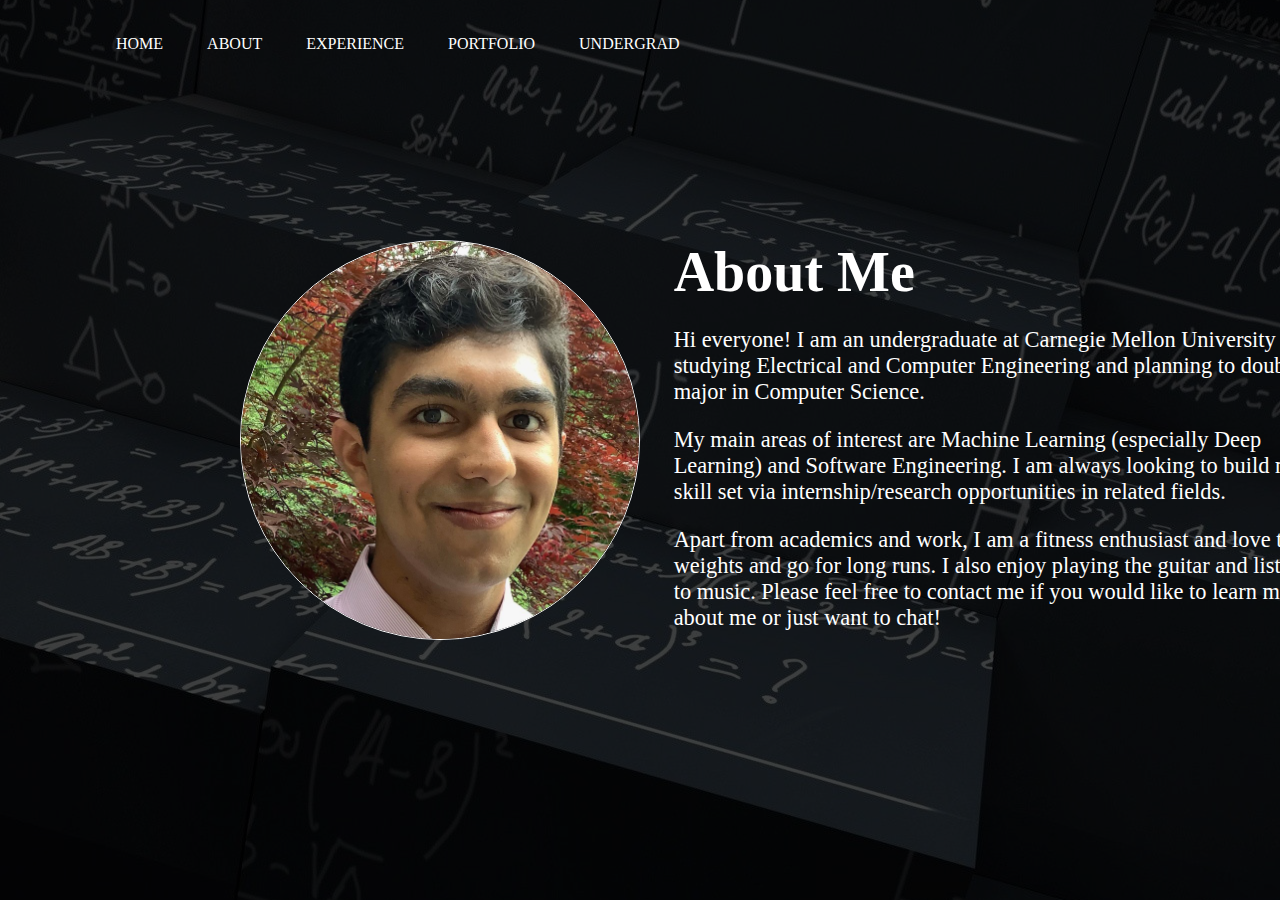
<file: about_me.html>
<html>
    <head>
        <title>
            About Me
        </title>
        <link rel = "stylesheet" href = "style.css">
    </head>
    <body>
        <div class = "banner">
            <div class = "navbar">
                <ul>
                    <li><a href = "./index.html"> Home </a> </li>
                    <li><a href = "#"> About </a> </li>
                    <li><a href = "./work.html"> Experience </a> </li>
                    <li><a href = "./portfolio.html"> Portfolio </a> </li>
                    <li><a href = "./undergrad.html"> Undergrad </a> </li>
                </ul>
            </div>
        </div>
        <div id="about">
            <div class = "container">
                <div class = "about-col">
                    <img src="images/profile_pic.jpeg">
                    <h1 class = "sub-title">About Me</h1>
                    <p> Hi everyone! I am an undergraduate at Carnegie Mellon University 
                        studying Electrical and Computer Engineering and planning to double 
                        major in Computer Science. </p>
                    <p> My main areas of interest are Machine Learning (especially Deep Learning) 
                        and Software Engineering. I am always looking to build my skill set via 
                        internship/research opportunities in related fields. </p>
                    <p>  Apart from academics and work, I am a fitness enthusiast and love to lift 
                        weights and go for long runs. I also enjoy playing the guitar and listening 
                        to music. Please feel free to contact me if you would like to learn more about 
                        me or just want to chat! </p>
                </div>
            
        </div>

    </body>
</html>
</file>
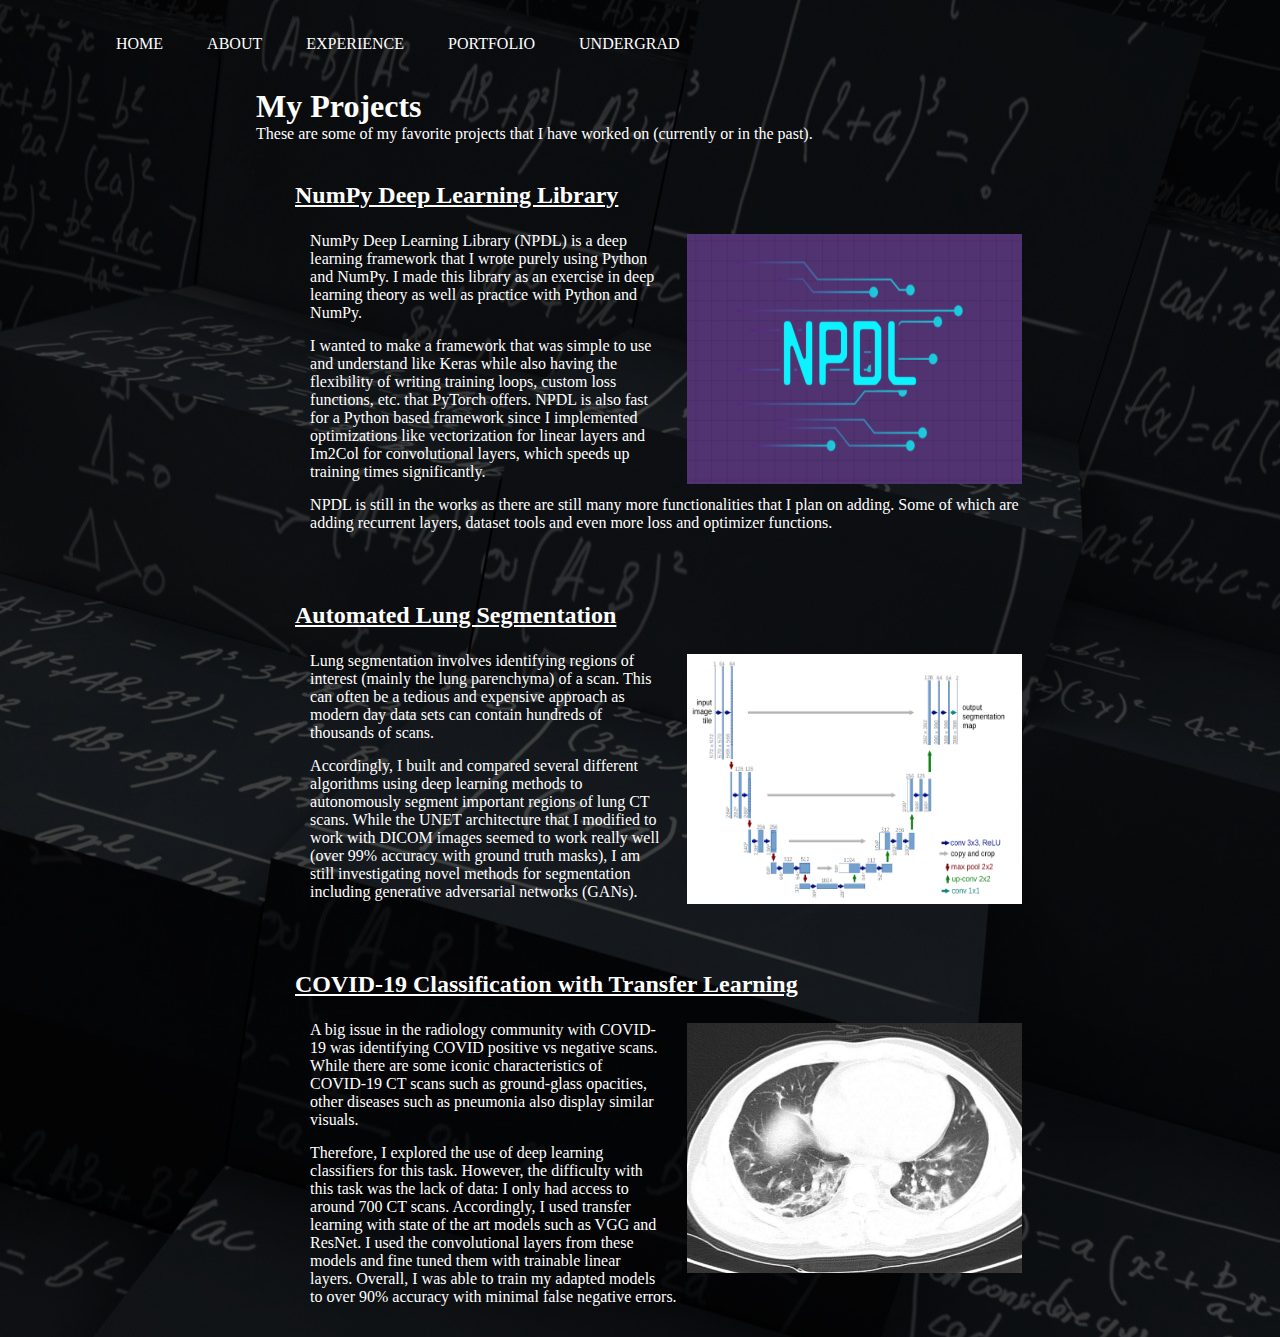
<file: portfolio.html>
<html>
    <head>
        <title>
            My Projects
        </title>
        <link rel = "stylesheet" href = "style.css">
    </head>
    <body>
        <div class = "banner">
            <div class = "navbar">
                <ul>
                    <li><a href = "./index.html"> Home </a> </li>
                    <li><a href = "./about_me.html"> About </a> </li>
                    <li><a href = "./work.html"> Experience </a> </li>
                    <li><a href = "#"> Portfolio </a> </li>
                    <li><a href = "./undergrad.html"> Undergrad </a> </li>
                </ul>
            </div>
        </div>
        <div class="projects">
            <h1> My Projects </h1>
            <p> These are some of my favorite projects that I have worked on (currently or in the past). </p>
            
            <div class="project"> 
                <a target="_blank" href="https://github.com/raunak-sood2003/Numpy-Deep-Learning-Library"><h2> NumPy Deep Learning Library </h2> </a>
                <img src="images/npdl_logo.png" width = "350" height="250">
                <p> NumPy Deep Learning Library (NPDL) is a deep learning framework that I wrote purely using Python 
                    and NumPy. I made this library as an exercise in deep learning theory as well as practice with Python and NumPy. </p>
                <p> I wanted to make a framework that was simple to use and understand like Keras while also having the flexibility of 
                    writing training loops, custom loss functions, etc. that PyTorch offers. NPDL is also fast for a Python based framework 
                    since I implemented optimizations like vectorization for linear layers and Im2Col for convolutional layers, which speeds 
                    up training times significantly. </p>
                <p> NPDL is still in the works as there are still many more functionalities that I plan on adding. Some of which are adding recurrent 
                    layers, dataset tools and even more loss and optimizer functions. </p>
            </div>
            
            <div class="project"> 
                <a target="_blank" href="https://github.com/raunak-sood2003/Automated-Lung-Segmentation"> <h2> Automated Lung Segmentation </h2> </a>
                <img src="images/unet.png" width = "350" height="250">
                <p> Lung segmentation involves identifying regions of interest (mainly the lung parenchyma) of a scan. This can often be a tedious and 
                    expensive approach as modern day data sets can contain hundreds of thousands of scans. </p>
                <p> Accordingly, I built and compared several different algorithms using deep learning methods to autonomously segment important regions 
                    of lung CT scans. While the UNET architecture that I modified to work with DICOM images seemed to work really well (over 99% accuracy 
                    with ground truth masks), I am still investigating novel methods for segmentation including generative adversarial networks (GANs).
                </p>
            </div>

            <div class="project"> 
                <a target="_blank" href="https://github.com/raunak-sood2003/COVID-19-Classification"> <h2> COVID-19 Classification with Transfer Learning </h2> </a>
                <img src="images/covid.png" width = "350" height="250">

                <p> A big issue in the radiology community with COVID-19 was identifying COVID positive vs negative scans. While there are some iconic characteristics 
                    of COVID-19 CT scans such as ground-glass opacities, other diseases such as pneumonia also display similar visuals.  </p>
                <p> Therefore, I explored the use of deep learning classifiers for this task. However, the difficulty with this task was the lack of data: I only had 
                    access to around 700 CT scans. Accordingly, I used transfer learning with state of the art models such as VGG and ResNet. I used the convolutional 
                    layers from these models and fine tuned them with trainable linear layers. Overall, I was able to train my adapted models to over 90% accuracy with minimal 
                    false negative errors.  </p>
            </div>

        </div>
        
    </body>
</html>
</file>
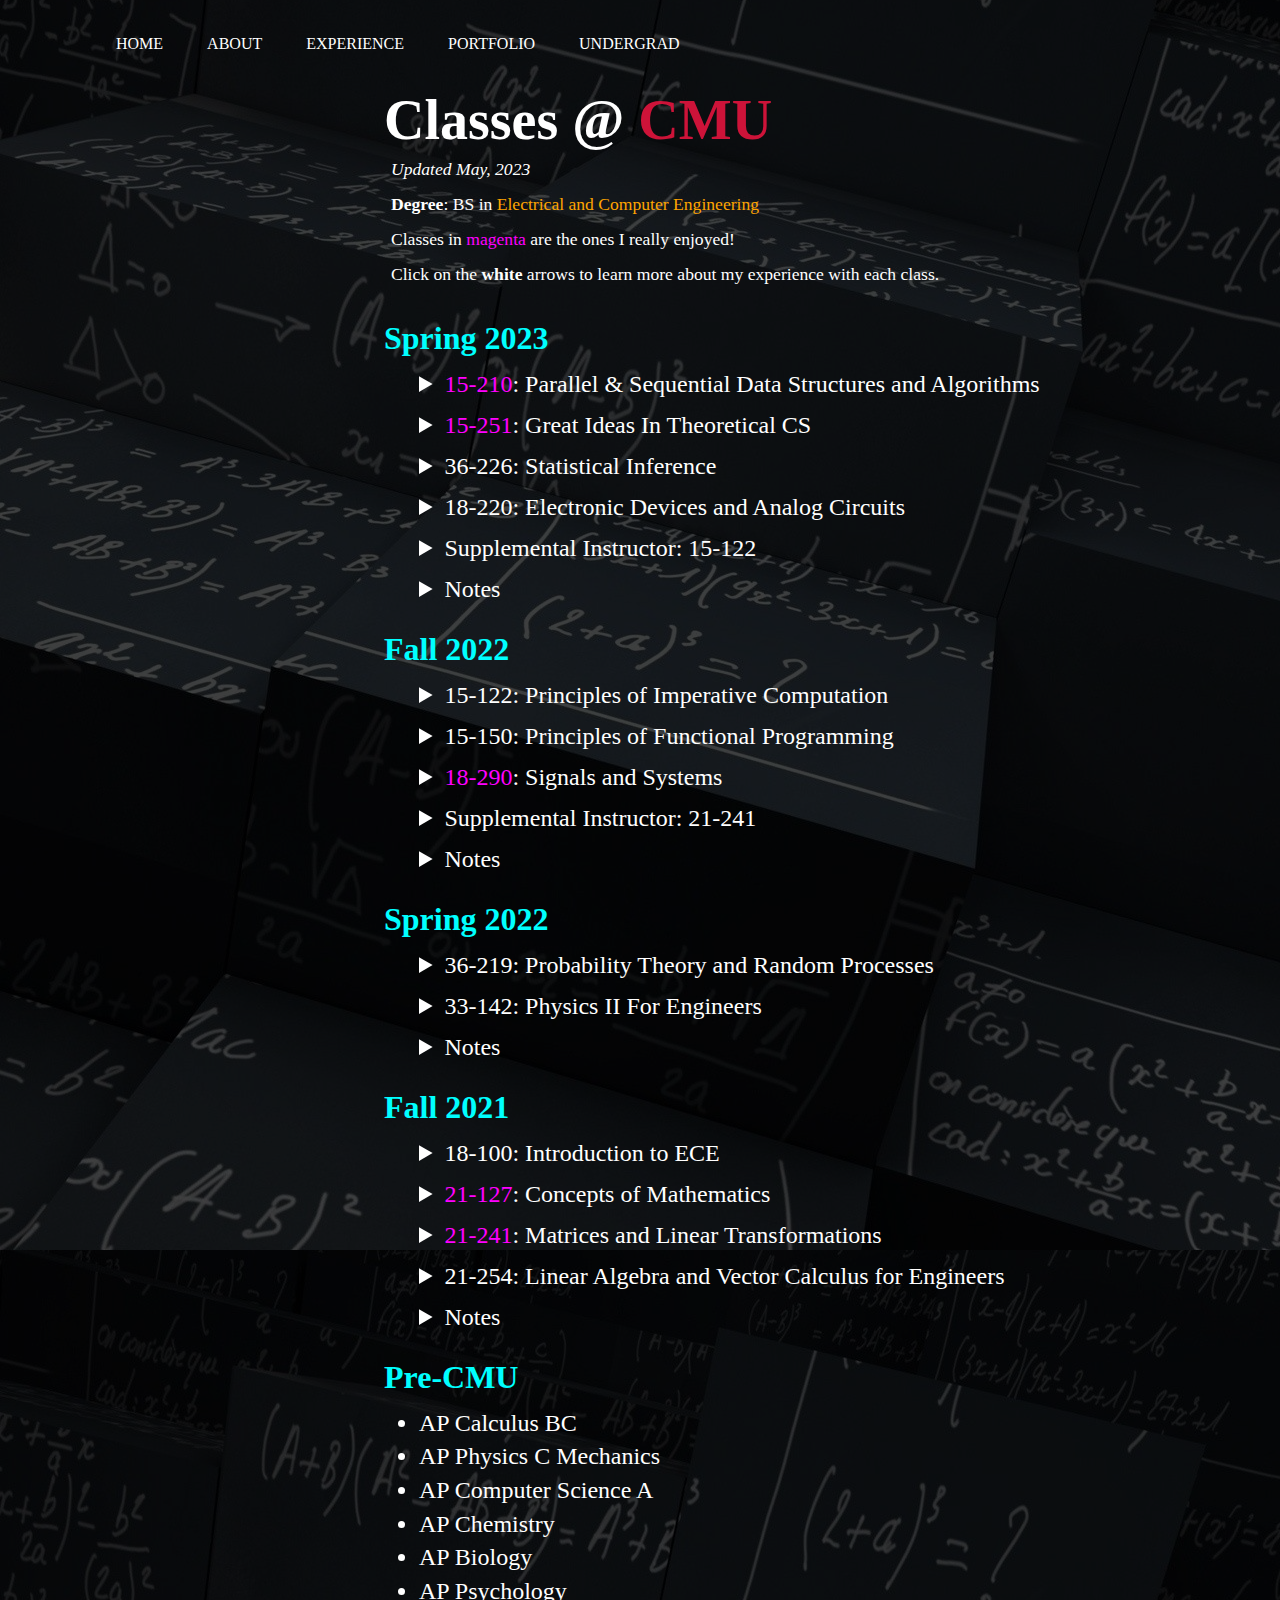
<file: undergrad.html>
<html>
    <head>
        <title>
            My Classes
        </title>
        <link rel = "stylesheet" href = "style.css">
    </head>
    <body>
        <div class = "banner">
            <div class = "navbar">
                <ul>
                    <li><a href = "./index.html"> Home </a> </li>
                    <li><a href = "./about_me.html"> About </a> </li>
                    <li><a href = "./work.html"> Experience </a> </li>
                    <li><a href = "./portfolio.html"> Portfolio </a> </li>
                    <li><a href = "#"> Undergrad </a> </li>
                </ul>
            </div>

            <div class="classes">
                <h1> Classes @ <mark class="red">CMU</mark> </h1>
                <p> <em>Updated May, 2023</em> </p>
                <p> <b>Degree</b>: BS in <FONT COLOR="orange">Electrical and Computer Engineering</FONT> </p>
                <p> Classes in <FONT COLOR="magenta">magenta</FONT> are the ones I really enjoyed!</p>
                <p> Click on the <b>white</b> arrows to learn more about my experience with each class. </p>
                <!-- Spring 2023 -->
                <h4> <FONT COLOR="cyan">Spring 2023</FONT> </h4>
                <details>
                    <summary> <FONT COLOR="magenta">15-210</FONT>: Parallel & Sequential Data Structures and Algorithms</summary>
                    <ul>
                        <li> One of my favorite classes at CMU. I love data structures and algorithms 
                             and this class had exactly what I was looking for. It builds on the data 
                             structures from 122 but also has significantly more emphasis on algorithm design. 
                             I just found the theory and proofs remarkable; enough said! 
                        </li>
                        <li>
                            This class uses SML (functional programming language) from 150, so make sure 
                            to brush up on that.
                        </li>
                        <li>
                            Warning: this class has notoriously difficult homework and exams; for many of the 
                            programming assignments, you will need to use OH extensively, so don't be afraid to go. 
                            Also, if you do poorly on an exam, don't be hard on yourself: almost everyone else is in 
                            the same boat. The best way to prepare for the exams is to go back to problems and algorithms 
                            you have seen in the lectures/notes/homework and think about how to slightly modify them to 
                            solve a different problem. 
                        </li>
                    </ul>
                </details>
                <details>
                    <summary> <FONT COLOR="magenta">15-251</FONT>: Great Ideas In Theoretical CS</summary>
                    <ul>
                        <li>
                            One of the best classes at CMU. The lectures covered mind-blowing topics in theoretical CS; 
                            I don't think there was one day this semester where I wasn't in awe at how amazing CS is. 
                            The way the course was structured as well as the fantastic teaching was also a huge plus. 
                            Overall, a must take class!
                        </li>
                        <li>
                            Warning: this class has a very heavy course load and difficulty. Even if you are capable of handling 
                            a lot, it is worth dedicating a lot of time to this class; it will only help you appreciate the material even more!
                        </li>
                    </ul>
                </details>
                <details>
                    <summary> 36-226: Statistical Inference</summary>
                    <ul>
                        <li>
                            I felt like this was one of the more important and underrated classes at CMU. This class builds upon an intro to 
                            probability class and covers methods of estimation and inference. I would strongly recommend taking this class if 
                            you want to pursue anything in data science/ML. Reading ML papers and research became so much easier after taking this class.
                        </li>
                    </ul>
                </details>
                <details>
                    <summary> 18-220: Electronic Devices and Analog Circuits</summary>
                    <ul>
                        <li>
                            I'm not much of a hardware guy, but learning about basic circuit elements is important for all things ECE; it was pretty 
                            interesting learning about various circuit elements and how they work.
                        </li>
                    </ul>
                </details>
                <details>    
                    <summary> Supplemental Instructor: 15-122 </summary>
                    <ul>
                        <li>
                            I taught weekly reviews sessions and exam prep for this class.
                        </li>
                        <li>
                            I am really interested in DSA, so I enjoyed teaching this to other students.
                        </li>
                        <li>
                            It's very rewarding because I get to deepen my understanding from when I took this class in the fall.
                        </li>
                    </ul>
                </details>
                <details>
                    <summary> Notes </summary>
                    <ul>
                        <li>
                            This was definitely one of the harder semesters I have had so far at CMU. Generally, I wouldn't recommend taking 210 and 251 
                            together because they are both so heavy. But, I really wanted to finish the CS cores sooner so I could take higher level classes sooner.
                        </li>
                    </ul>
                </details>
                    
                <!-- Fall 2022 -->
                <h4> <FONT COLOR="cyan">Fall 2022</FONT> </h4>
                <details>
                    <summary> 15-122: Principles of Imperative Computation</summary>
                    <ul>
                        <li>
                            This class is split into three main parts: deliberate programming, data structures and C programming
                        </li>
                        <li>
                            It can be pretty weird at first since you have to formally prove the correctness and safety of your code; however, 
                            this makes you much better at writing code correctly the first time and you make less errors in general.
                        </li>
                        <li>
                            My favorite part of this class was learning about various data structures and how they are implemented.
                        </li>
                    </ul>
                </details>
                <details>
                    <summary> 15-150: Principles of Functional Programming</summary>
                    <ul>
                        <li>
                            My first impression of this class was “Why do I need to know any of this?”. But, I realized that writing code in a 
                            functional way is much cleaner and more efficient, especially if you are interested in parallel programming. 
                        </li>
                        <li>
                            It really changed the way I thought about programming, and I use many of the ideas in this class in non school-related programming.
                        </li>
                        <li>
                            Plus, the homework assignments were really fun puzzle-like problems, which I really enjoyed.
                        </li>
                    </ul>
                </details>
                <details>
                    <summary> <FONT COLOR="magenta">18-290</FONT>: Signals and Systems</summary>
                    <ul>
                        <li>
                            This class really made me love being an ECE major. Signal processing is a fascinating field (backed by some really cool math) and has so 
                            many applications in machine learning, finance, medicine and much more.
                        </li>
                        <li>
                            I would recommend taking this class even if you aren't an ECE major because most technical disciplines deal with signals in some shape or form.
                        </li>
                    </ul>
                </details>
                <details>
                    <summary> Supplemental Instructor: 21-241 </summary>
                    <ul>
                        <li>
                            Linear algebra is one of my favorite math topics, so I thought it
                            would be fun to teach this for a semester.
                        </li>
                    </ul>
                </details>

                <details>
                    <summary> Notes </summary>
                    <ul>
                        <li>
                            Many people (including advisors) will tell you not to take 122 and 150 together because both classes are very programming intensive. 
                            In my opinion, I found it very insightful taking them together because they show you how to approach similar problems in two very 
                            different ways. For example, both classes cover BSTs, but the approach to BST implementation and algorithms were so different in the two classes.
                        </li>
                    </ul>
                </details>
            
                <!-- Spring 2022 -->
                <h4> <FONT COLOR="cyan">Spring 2022</FONT> </h4>
                <details>
                    <summary> 36-219: Probability Theory and Random Processes</summary>
                    <ul>
                        <li>
                            This class introduces probability concepts that are crucial in both ECE and CS.
                        </li>
                        <li>
                            The homeworks and exams are very challenging, but I highly recommend taking this class early as concepts like probability distributions 
                            and expected value come up a lot in later classes (15-251, 15-210, 18-290…)
                        </li>
                    </ul>
                </details>
                <details>
                    <summary> 33-142: Physics II For Engineers</summary>
                    <ul>
                        <li>
                            I loved this class! It introduced electricity and magnetism which are fascinating fields of Physics backed by beautiful mathematical equations.
                        </li>
                    </ul>
                </details>
                <details>
                    <summary> Notes </summary>
                    <ul>
                        <li>
                            This semester was pretty light as I didn't make it off the waitlist for many of the classes I wanted to get into.
                        </li>
                        <li>
                            I took three other classes which were just to fulfill miscellaneous requirements.
                        </li>
                    </ul>
                </details>
            
                <!-- Fall 2021 -->
                <h4> <FONT COLOR="cyan">Fall 2021</FONT> </h4>
                <details>
                    <summary> 18-100: Introduction to ECE</summary>
                    <ul>
                        <li>
                            This class was a fast paced introduction to ECE. I found it difficult in the beginning because I had no exposure to circuits, 
                            but the TAs and Profs understand this and are really helpful.
                        </li>
                    </ul>
                </details>
                <details>
                    <summary> <FONT COLOR="magenta">21-127</FONT>: Concepts of Mathematics</summary>
                    <ul>
                        <li>
                            This is the first class in discrete math you will take as an ECE/CS major. If you have no exposure to proof writing 
                            and abstract math topics (like me), it can be pretty challenging initially.
                        </li>
                        <li>
                            What really helped me was redoing proofs from class and understanding their structure and the techniques used rather than memorizing them.
                        </li>
                    </ul>
                </details>
                <details>
                    <summary> <FONT COLOR="magenta">21-241</FONT>: Matrices and Linear Transformations</summary>
                    <ul>
                        <li>
                            I really enjoyed this class because I find linear algebra fascinating and could really appreciate the proofs since I was taking Concepts at the same time.
                        </li>
                        <li>
                            Warning: some teachers will focus a lot more on proofs/theory than others, so I would recommend taking Concepts before this class.
                        </li>
                    </ul>
                </details>
                <details>
                    <summary> 21-254: Linear Algebra and Vector Calculus for Engineers</summary>
                    <ul>
                        <li>
                            This class was pretty interesting since it rapidly covers both linear algebra and 3D Calculus.
                        </li>
                        <li>
                            In hindsight, I would have probably taken 21-259 (Calculus 3) instead since I already took 21-241; also, 259 covers calculus 3 topics in more detail.
                        </li>
                    </ul>
                </details>
                <details>
                    <summary> Notes </summary>
                    <ul>
                        <li>
                            I know, taking 4 technical classes in the first semester seems insane, but it wasn't as bad as it sounds (I also love math, so take it with a grain of salt).
                        </li>
                        <li>
                            I would recommend taking 127 (or equivalent) first semester because it opens up a lot of great classes that you take after.
                        </li>
                    </ul>
                </details>

                <h4> <FONT COLOR="cyan">Pre-CMU</FONT> </h4>
                <ul id="preCMU">
                    <li> AP Calculus BC </li>
                    <li> AP Physics C Mechanics </li>
                    <li> AP Computer Science A </li>
                    <li> AP Chemistry </li>
                    <li> AP Biology </li>
                    <li> AP Psychology</li>
                </ul>

            </div>
            
        </div>
    </body>
</html>
</file>
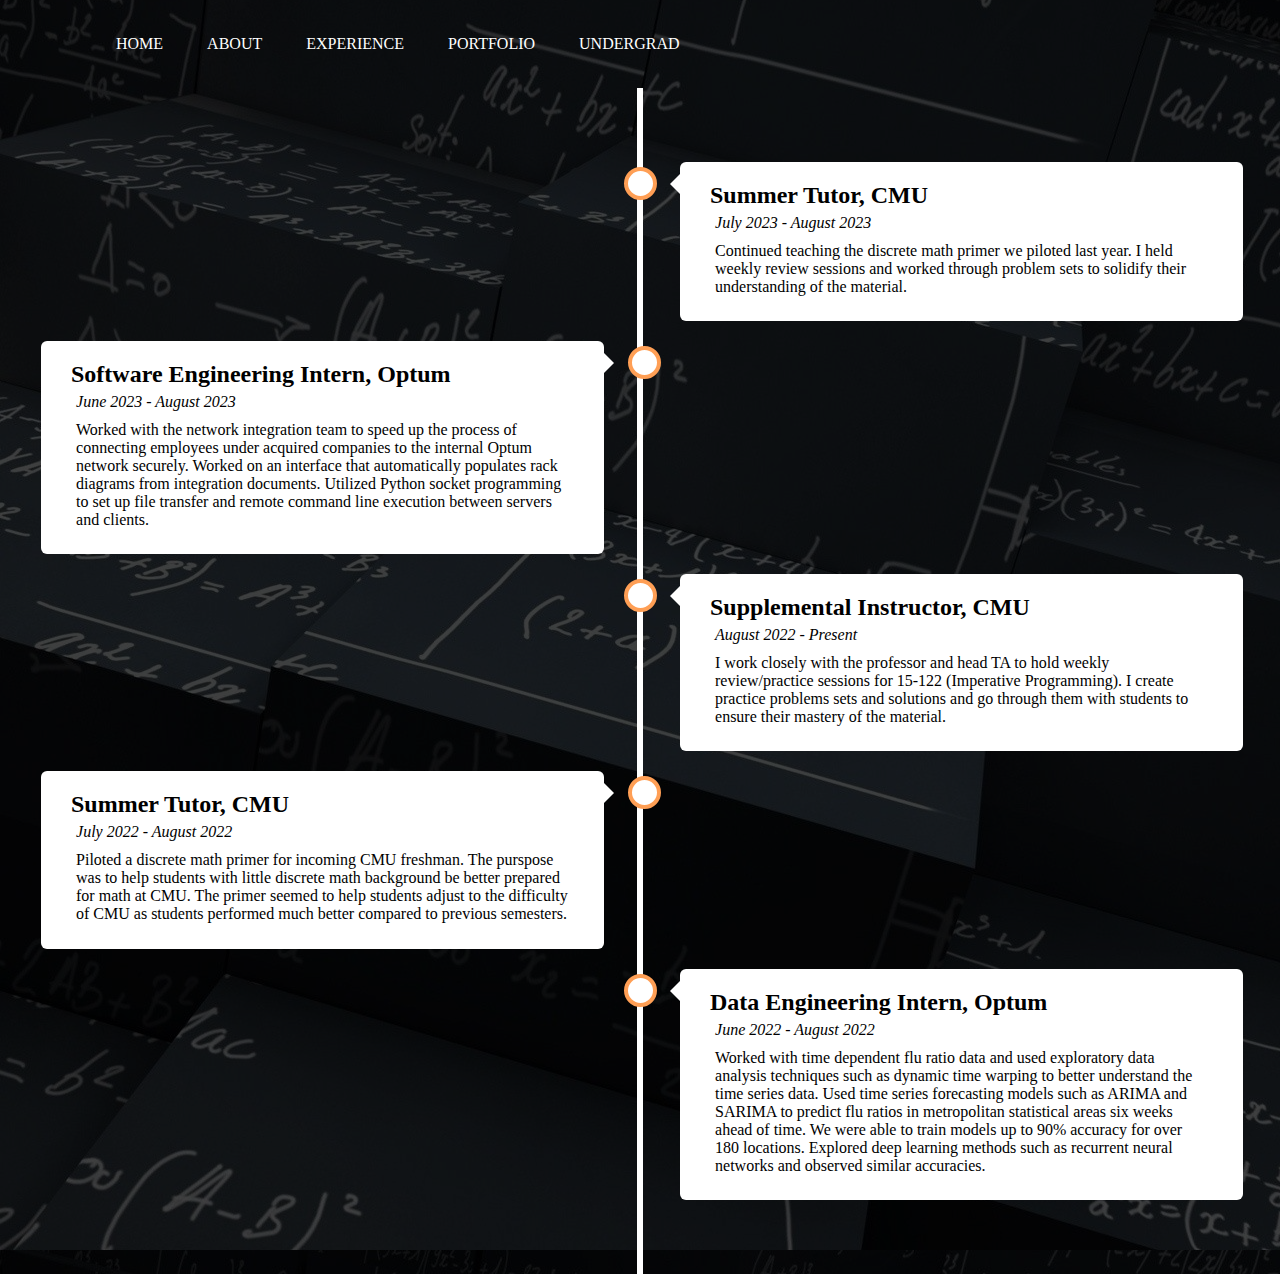
<file: work.html>
<html>
    <head>
        <title>
            My Experience
        </title>
        <link rel = "stylesheet" href = "style.css">
    </head>
    <body>
        <div class = "banner">
            <div class = "navbar">
                <ul>
                    <li><a href = "./index.html"> Home </a> </li>
                    <li><a href = "./about_me.html"> About </a> </li>
                    <li><a href = "#"> Experience </a> </li>
                    <li><a href = "./portfolio.html"> Portfolio </a> </li>
                    <li><a href = "./undergrad.html"> Undergrad </a> </li>
                </ul>
            </div>
        </div>

        <div class="timeline">
            <div class="container_timeline right">
                <div class="content_timeline">
                  <h2>Summer Tutor, CMU </h2>
                  <p> <i>July 2023 - August 2023</i> </p>
                  <p> Continued teaching the discrete math primer we piloted last year. I held weekly review sessions and 
                    worked through problem sets to solidify their understanding of the material. </p>
                </div>
            </div>
            <div class="container_timeline left">
              <div class="content_timeline">
                <h2>Software Engineering Intern, Optum</h2>
                <p> <i>June 2023 - August 2023</i></p>
                <p> Worked with the network integration team to speed up the process of connecting employees 
                    under acquired companies to the internal Optum network securely. Worked on an 
                    interface that automatically populates rack diagrams from integration documents. Utilized 
                    Python socket programming to set up file transfer and remote command line execution 
                    between servers and clients. </p>
              </div>
            </div>
            <div class="container_timeline right">
              <div class="content_timeline">
                <h2>Supplemental Instructor, CMU </h2>
                <p> <i>August 2022 - Present</i> </p>
                <p> I work closely with the professor and head TA to hold weekly review/practice sessions for 15-122 (Imperative Programming). 
                    I create practice problems sets and solutions and go through them with students to ensure their mastery of the material. </p>
              </div>
            </div>
            <div class="container_timeline left">
                <div class="content_timeline">
                    <h2>Summer Tutor, CMU </h2>
                    <p> <i>July 2022 - August 2022</i> </p>
                    <p> Piloted a discrete math primer for incoming CMU freshman. The purspose was to help students with little discrete math background 
                        be better prepared for math at CMU. The primer seemed to help students adjust to the difficulty of CMU as students performed much 
                        better compared to previous semesters. </p>
                </div>
            </div>
            <div class="container_timeline right">
                <div class="content_timeline">
                  <h2> Data Engineering Intern, Optum </h2>
                  <p> <i>June 2022 - August 2022</i> </p>
                  <p>  Worked with time dependent flu ratio data and used exploratory data analysis techniques such as dynamic time warping to 
                    better understand the time series data. Used time series forecasting models such as ARIMA and SARIMA to predict flu ratios in 
                    metropolitan statistical areas six weeks ahead of time. We were able to train models up to 90% accuracy for over 180 locations.
                    Explored deep learning methods such as recurrent neural networks and observed similar accuracies. </p>
                </div>
            </div>
        </div>
    
    </body>
</html>
</file>
<file: style.css>
*{
    margin : 0;
    padding : 0;
    font-family : sans_serif;
}

html{
    scroll-behavior: smooth;
}

body{
    width : 100%;
    height : 100vh;
    background-image: 
        linear-gradient(rgba(0, 0, 0, 0.75), rgba(0, 0, 0, 0.75)),
        url(images/background.jpg);
    background-size : auto;
    background-position: center;
}

.navbar{
    width : 85%;
    margin : auto;
    padding : 35px 0;
    display : flex;
    align-items : center;
    justify-content : space-between;
}
.navbar ul li{
    list-style: none;
    display : inline-block;
    margin : 0 20px;
    position: relative;
}
.navbar ul li a{
    text-decoration: none;
    color : #fff;
    text-transform : uppercase;
}
.navbar ul li::after{
    content: '';
    height: 3px;
    width: 0;
    background: #009688;
    position: absolute;
    left : 0;
    bottom : -10px;
    transition : 0.5s;
}
.navbar ul li:hover::after{
    width : 100%
}
.content{
    width: 73%;
    padding-top: 15%;
    padding-left: 15%;
    text-align:lefts;
    color : #fff;
    white-space: nowrap;
}
.content h1{
    font-size : 6.5em;
}
.content p{
    margin : 20px auto;
    font-size: 2.0em;
    font-weight : 100;
    line-height : 25px;
}

.socials{
    padding-left: 25%;
    padding-top: 1%;
}
.social{
    color : #fff;
    transition: color 0.2s;
    margin : 0 10px;
    text-decoration: none;
}
.social:hover{
    color : #aaa;
}
ion-icon {
    font-size: 32px;
  }
mark.blue{
    color:#009688;
    background:none;
}
mark.red{
    color:rgba(220, 20, 60, 0.932);
    background:none;
}

/* about section */

#about{
    padding: 120px 100px;
}

.about-col img{
    width: 400px;
    float: left;
    border: 1px solid #fff;
    border-radius: 50%;
    margin-right: 3%;

}

.about-col{
    color : #fff;
    font-size : 3.5em;
    width: 1250px;
    padding-left: 13%;
    padding-top: 3%;
}

.about-col h1{
    font-size : 1.0em;
    padding-bottom: 1%;
}

.about-col p {
    font-size : 0.4em;
    word-break: keep-all;
    padding: 1%;
}

/* Portfolio */

.projects{
    color: #fff;
    width: 800px;
    margin-left: 20%;
}
.project{
    padding: 3%;
}
.project img{
    float: right;
    margin: 10px;
    padding-left: 2%;
}
.project h1{
    font-size: 3.0em;
    padding: 1%;
}
.project h2{
    padding: 2%;
}
.project a{
    color: #fff;
}
.project p {
    font-size: 1.0em;
    text-align: left;
    padding: 1%;
    padding-left: 4%;
}

/* Classes section */

.classes{
    color: #fff;
    width: 700px;
    margin-left: 30%;
}
.classes h1{
    font-size: 3.5em;
    width: 700px;
}
.classes h4{
    font-size: 2.0em;
    padding-top: 4%;
}
.classes details{
    font-size: 1.5em;
    padding-left: 5%;
    padding-top: 2%;
}
.classes ul{
    padding-top: 1%;
    padding-left: 5%;
    font-size: 0.9em;
}
.classes ul li{
    padding-top: 1%;
}
.classes p{
    font-size: 1.1em;
    padding: 1%;
}
#preCMU{
    font-size: 1.5em;
}

/* Work experience */
* {
    box-sizing: border-box;
  }
  
  /* The actual timeline (the vertical ruler) */
  .timeline {
    position: relative;
    max-width: 1200px;
    margin: 0 auto;
    padding: 5%;
  }
  
  /* The actual timeline (the vertical ruler) */
  .timeline::after {
    content: '';
    position: absolute;
    width: 6px;
    background-color: white;
    top: 0;
    bottom: 0;
    left: 50%;
    margin-left: -3px;
  }
  
  /* Container around content */
  .container_timeline {
    padding: 10px 40px;
    position: relative;
    background-color: inherit;
    width: 60%;
  }
  
.container_timeline p{
    padding: 1%;
}

  /* The circles on the timeline */
  .container_timeline::after {
    content: '';
    position: absolute;
    width: 25px;
    height: 25px;
    right: -17px;
    background-color: white;
    border: 4px solid #FF9F55;
    top: 15px;
    border-radius: 50%;
    z-index: 1;
  }
  
  /* Place the container to the left */
  .left {
    left: -103;
  }
  
  /* Place the container to the right */
  .right {
    left: 50%;
  }
  
  /* Add arrows to the left container (pointing right) */
  .left::before {
    content: " ";
    height: 0;
    position: absolute;
    top: 22px;
    width: 0;
    z-index: 1;
    right: 30px;
    border: medium solid white;
    border-width: 10px 0 10px 10px;
    border-color: transparent transparent transparent white;
  }
  
  /* Add arrows to the right container (pointing left) */
  .right::before {
    content: " ";
    height: 0;
    position: absolute;
    top: 22px;
    width: 0;
    z-index: 1;
    left: 30px;
    border: medium solid white;
    border-width: 10px 10px 10px 0;
    border-color: transparent white transparent transparent;
  }
  
  /* Fix the circle for containers on the right side */
  .right::after {
    left: -16px;
  }
  
  /* The actual content */
  .content_timeline {
    padding: 20px 30px;
    background-color: white;
    position: relative;
    border-radius: 6px;
  }
  
  /* Media queries - Responsive timeline on screens less than 600px wide */
  @media screen and (max-width: 600px) {
  /* Place the timelime to the left */
    .timeline::after {
      left: 31px;
    }
  
  /* Full-width containers */
    .container_timeline {
      width: 100%;
      padding-left: 70px;
      padding-right: 25px;
    }
  
  /* Make sure that all arrows are pointing leftwards */
    .container_timeline::before {
      left: 60px;
      border: medium solid white;
      border-width: 10px 10px 10px 0;
      border-color: transparent white transparent transparent;
    }
  
  /* Make sure all circles are at the same spot */
    .left::after, .right::after {
      left: 15px;
    }
  
  /* Make all right containers behave like the left ones */
    .right {
      left: 0%;
    }
  }
</file>
